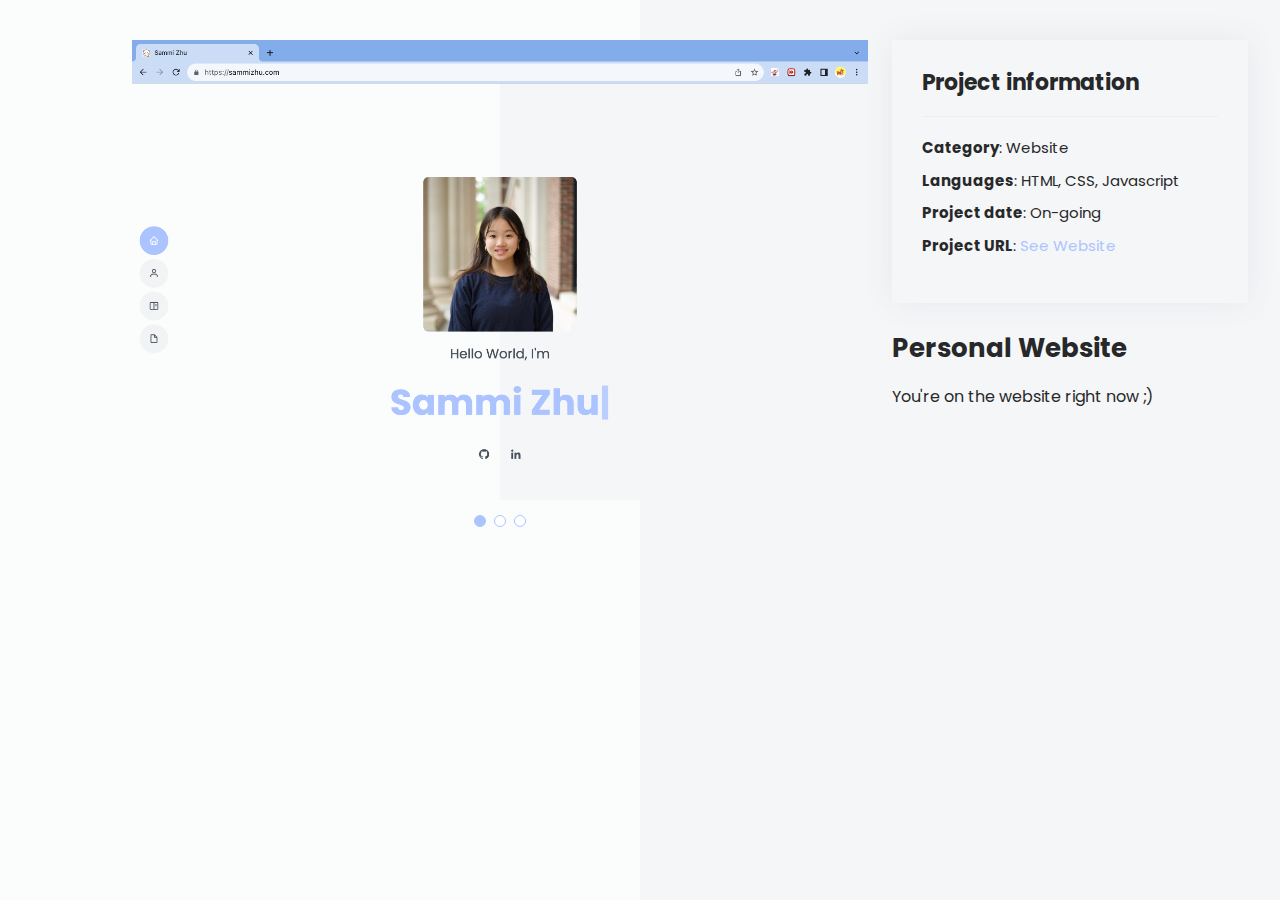
<file: Personal-Website.html>
<!DOCTYPE html>
<html lang="en">

<head>
  <meta charset="utf-8">
  <meta content="width=device-width, initial-scale=1.0" name="viewport">

  <title>Portfolio Details - Personal Website</title>
  <meta content="" name="description">
  <meta content="" name="keywords">

  <!-- Favicons -->
  <link href="assets/img/favicon.png" rel="icon">
  <link href="assets/img/apple-touch-icon.png" rel="apple-touch-icon">

  <!-- Google Fonts -->
  <link href="https://fonts.googleapis.com/css?family=Open+Sans:300,300i,400,400i,600,600i,700,700i|Raleway:300,300i,400,400i,500,500i,600,600i,700,700i|Poppins:300,300i,400,400i,500,500i,600,600i,700,700i" rel="stylesheet">

  <!-- Vendor CSS Files -->
  <link href="assets/vendor/aos/aos.css" rel="stylesheet">
  <link href="assets/vendor/bootstrap/css/bootstrap.min.css" rel="stylesheet">
  <link href="assets/vendor/bootstrap-icons/bootstrap-icons.css" rel="stylesheet">
  <link href="assets/vendor/boxicons/css/boxicons.min.css" rel="stylesheet">
  <link href="assets/vendor/glightbox/css/glightbox.min.css" rel="stylesheet">
  <link href="assets/vendor/swiper/swiper-bundle.min.css" rel="stylesheet">

  <!-- Template Main CSS File -->
  <link href="assets/css/style.css" rel="stylesheet">

  <!-- =======================================================
  * Template Name: MyResume - v4.7.0
  * Template URL: https://bootstrapmade.com/free-html-bootstrap-template-my-resume/
  * Author: BootstrapMade.com
  * License: https://bootstrapmade.com/license/
  ======================================================== -->
</head>

<body>

  <main id="main">

    <!-- ======= Portfolio Details Section ======= -->
    <section id="portfolio-details" class="portfolio-details">
      <div class="container">

        <div class="row gy-4">

          <div class="col-lg-8">
            <div class="portfolio-details-slider swiper">
              <div class="swiper-wrapper align-items-center">

                <div class="swiper-slide">
                  <img src="/assets/img/portfolio/PW1.png" alt="">
                </div>

                <div class="swiper-slide">
                  <img src="/assets/img/portfolio/PW2.png" alt="">
                </div>

                <div class="swiper-slide">
                  <img src="/assets/img/portfolio/PW3.png" alt="">
                </div>

              </div>
              <div class="swiper-pagination"></div>
            </div>
          </div>

          <div class="col-lg-4">
            <div class="portfolio-info">
              <h3>Project information</h3>
              <ul>
                <li><strong>Category</strong>: Website</li>
                <li><strong>Languages</strong>: HTML, CSS, Javascript</li>
                <li><strong>Project date</strong>: On-going</li>
                <li><strong>Project URL</strong>: <a href=https://sammizhu.com/ target="_blank"> See Website</a></li>
              </ul>
            </div>
            <div class="portfolio-description">
              <h2>Personal Website</h2>
              <p>
                You're on the website right now ;)
              </p>
            </div>
          </div>

        </div>

      </div>
    </section><!-- End Portfolio Details Section -->

  </main><!-- End #main -->

  <div id="preloader"></div>
  <a href="#" class="back-to-top d-flex align-items-center justify-content-center"><i class="bi bi-arrow-up-short"></i></a>

  <!-- Vendor JS Files -->
  <script src="assets/vendor/purecounter/purecounter.js"></script>
  <script src="assets/vendor/aos/aos.js"></script>
  <script src="assets/vendor/bootstrap/js/bootstrap.bundle.min.js"></script>
  <script src="assets/vendor/glightbox/js/glightbox.min.js"></script>
  <script src="assets/vendor/isotope-layout/isotope.pkgd.min.js"></script>
  <script src="assets/vendor/swiper/swiper-bundle.min.js"></script>
  <script src="assets/vendor/typed.js/typed.min.js"></script>
  <script src="assets/vendor/waypoints/noframework.waypoints.js"></script>
  <script src="assets/vendor/php-email-form/validate.js"></script>

  <!-- Template Main JS File -->
  <script src="assets/js/main.js"></script>

</body>

</html>
</file>
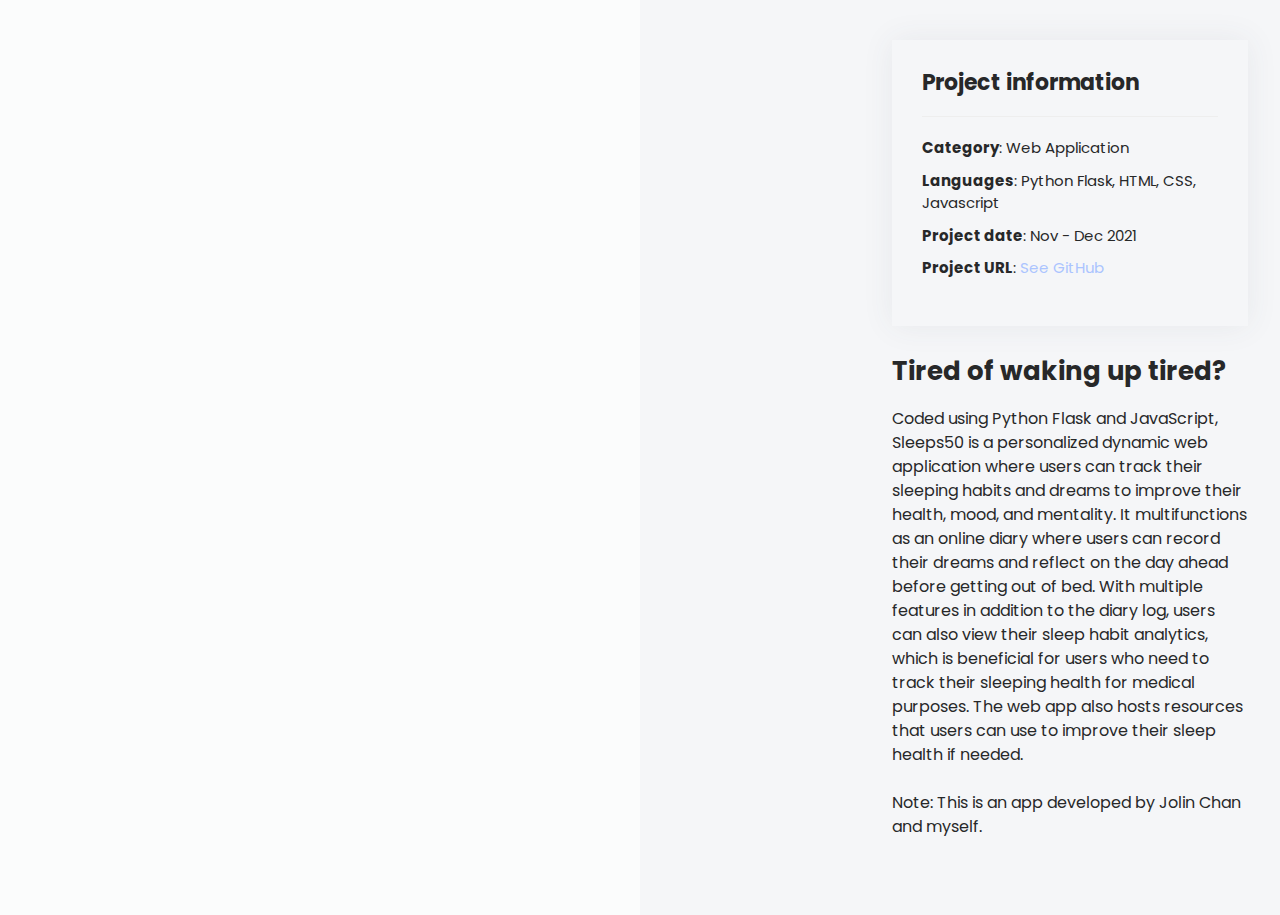
<file: Sleeps50-details.html>
<!DOCTYPE html>
<html lang="en">

<head>
  <meta charset="utf-8">
  <meta content="width=device-width, initial-scale=1.0" name="viewport">

  <title>Portfolio Details - Sleeps50</title>
  <meta content="" name="description">
  <meta content="" name="keywords">

  <!-- Favicons -->
  <link href="assets/img/favicon.png" rel="icon">
  <link href="assets/img/apple-touch-icon.png" rel="apple-touch-icon">

  <!-- Google Fonts -->
  <link href="https://fonts.googleapis.com/css?family=Open+Sans:300,300i,400,400i,600,600i,700,700i|Raleway:300,300i,400,400i,500,500i,600,600i,700,700i|Poppins:300,300i,400,400i,500,500i,600,600i,700,700i" rel="stylesheet">

  <!-- Vendor CSS Files -->
  <link href="assets/vendor/aos/aos.css" rel="stylesheet">
  <link href="assets/vendor/bootstrap/css/bootstrap.min.css" rel="stylesheet">
  <link href="assets/vendor/bootstrap-icons/bootstrap-icons.css" rel="stylesheet">
  <link href="assets/vendor/boxicons/css/boxicons.min.css" rel="stylesheet">
  <link href="assets/vendor/glightbox/css/glightbox.min.css" rel="stylesheet">
  <link href="assets/vendor/swiper/swiper-bundle.min.css" rel="stylesheet">

  <!-- Template Main CSS File -->
  <link href="assets/css/style.css" rel="stylesheet">

  <!-- =======================================================
  * Template Name: MyResume - v4.7.0
  * Template URL: https://bootstrapmade.com/free-html-bootstrap-template-my-resume/
  * Author: BootstrapMade.com
  * License: https://bootstrapmade.com/license/
  ======================================================== -->
</head>

<body>

  <main id="main">

    <!-- ======= Portfolio Details Section ======= -->
    <section id="portfolio-details" class="portfolio-details">
      <div class="container">

        <div class="row gy-4">

          <div class="col-lg-8">
            <iframe width="600" height="500" src="https://www.youtube.com/embed/ePRU-AdPu44" 
            title="YouTube video player" frameborder="0" 
            allow="accelerometer; autoplay; clipboard-write; encrypted-media; gyroscope; picture-in-picture" 
            allowfullscreen></iframe>
          </div>


          <div class="col-lg-4">
            <div class="portfolio-info">
              <h3>Project information</h3>
              <ul>
                <li><strong>Category</strong>: Web Application </li>
                <li><strong>Languages</strong>: Python Flask, HTML, CSS, Javascript</li>
                <li><strong>Project date</strong>: Nov - Dec 2021</li>
                <li><strong>Project URL</strong>: <a href=https://github.com/sammizhu/Sleeps50 target="_blank"> See GitHub</a></li>
              </ul>
            </div>
            <div class="portfolio-description">
              <h2>Tired of waking up tired?</h2>
              <p>
                Coded using Python Flask and JavaScript, Sleeps50 is a personalized dynamic web application where users
                can track their sleeping habits and dreams to improve their health, mood, and mentality. It
                multifunctions as an online diary where users can record their dreams and reflect on the day 
                ahead before getting out of bed. With multiple features in addition to the diary log, users 
                can also view their sleep habit analytics, which is beneficial for users who need to track 
                their sleeping health for medical purposes. The web app also hosts resources that users can
                use to improve their sleep health if needed. 
                <br>
                <br>
                Note: This is an app developed by Jolin Chan and myself.
              </p>
            </div>
          </div>

        </div>

      </div>
    </section><!-- End Portfolio Details Section -->

  </main><!-- End #main -->

  <div id="preloader"></div>
  <a href="#" class="back-to-top d-flex align-items-center justify-content-center"><i class="bi bi-arrow-up-short"></i></a>

  <!-- Vendor JS Files -->
  <script src="assets/vendor/purecounter/purecounter.js"></script>
  <script src="assets/vendor/aos/aos.js"></script>
  <script src="assets/vendor/bootstrap/js/bootstrap.bundle.min.js"></script>
  <script src="assets/vendor/glightbox/js/glightbox.min.js"></script>
  <script src="assets/vendor/isotope-layout/isotope.pkgd.min.js"></script>
  <script src="assets/vendor/swiper/swiper-bundle.min.js"></script>
  <script src="assets/vendor/typed.js/typed.min.js"></script>
  <script src="assets/vendor/waypoints/noframework.waypoints.js"></script>
  <script src="assets/vendor/php-email-form/validate.js"></script>

  <!-- Template Main JS File -->
  <script src="assets/js/main.js"></script>

</body>

</html>
</file>
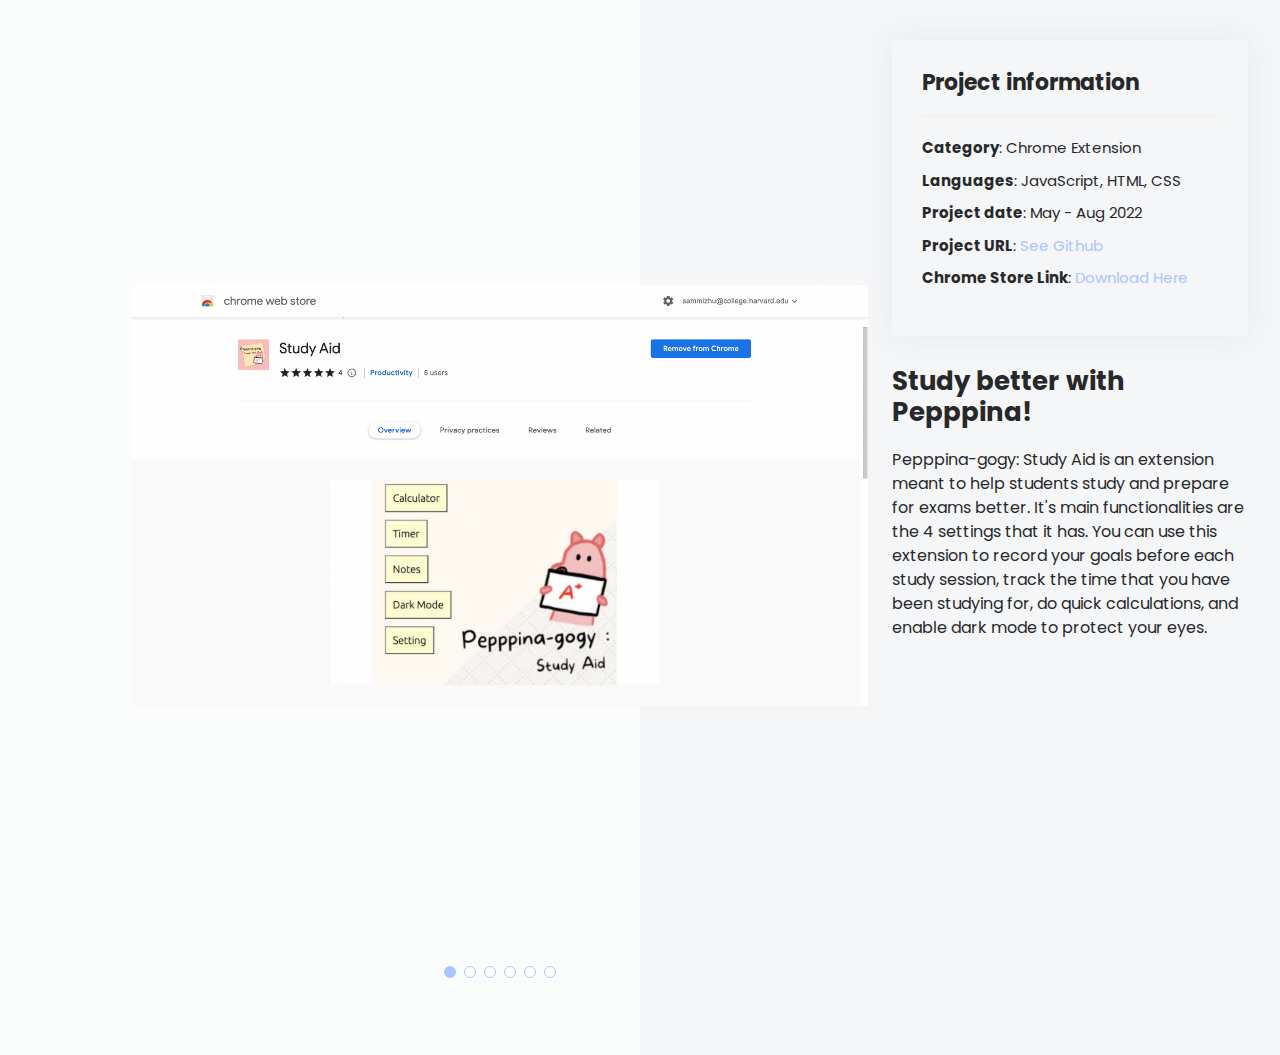
<file: Study_Aid-details.html>
<!DOCTYPE html>
<html lang="en">

<head>
  <meta charset="utf-8">
  <meta content="width=device-width, initial-scale=1.0" name="viewport">

  <title>Portfolio Details - Study Aid</title>
  <meta content="" name="description">
  <meta content="" name="keywords">

  <!-- Favicons -->
  <link href="assets/img/favicon.png" rel="icon">
  <link href="assets/img/apple-touch-icon.png" rel="apple-touch-icon">

  <!-- Google Fonts -->
  <link href="https://fonts.googleapis.com/css?family=Open+Sans:300,300i,400,400i,600,600i,700,700i|Raleway:300,300i,400,400i,500,500i,600,600i,700,700i|Poppins:300,300i,400,400i,500,500i,600,600i,700,700i" rel="stylesheet">

  <!-- Vendor CSS Files -->
  <link href="assets/vendor/aos/aos.css" rel="stylesheet">
  <link href="assets/vendor/bootstrap/css/bootstrap.min.css" rel="stylesheet">
  <link href="assets/vendor/bootstrap-icons/bootstrap-icons.css" rel="stylesheet">
  <link href="assets/vendor/boxicons/css/boxicons.min.css" rel="stylesheet">
  <link href="assets/vendor/glightbox/css/glightbox.min.css" rel="stylesheet">
  <link href="assets/vendor/swiper/swiper-bundle.min.css" rel="stylesheet">

  <!-- Template Main CSS File -->
  <link href="assets/css/style.css" rel="stylesheet">

  <!-- =======================================================
  * Template Name: MyResume - v4.7.0
  * Template URL: https://bootstrapmade.com/free-html-bootstrap-template-my-resume/
  * Author: BootstrapMade.com
  * License: https://bootstrapmade.com/license/
  ======================================================== -->
</head>

<body>

  <main id="main">

    <!-- ======= Portfolio Details Section ======= -->
    <section id="portfolio-details" class="portfolio-details">
      <div class="container">

        <div class="row gy-4">

          <div class="col-lg-8">
            <div class="portfolio-details-slider swiper">
              <div class="swiper-wrapper align-items-center">

                <div class="swiper-slide">
                  <img src="/assets/img/portfolio/Study_Aid1.png" alt="">
                </div>

                <div class="swiper-slide">
                  <img src="/assets/img/portfolio/Study_Aid2.png" alt="">
                </div>

                <div class="swiper-slide">
                  <img src="/assets/img/portfolio/Study_Aid3.png" alt="">
                </div>

                <div class="swiper-slide">
                  <img src="/assets/img/portfolio/Study_Aid4.png" alt="">
                </div>

                <div class="swiper-slide">
                  <img src="/assets/img/portfolio/Study_Aid5.png" alt="">
                </div>

                <div class="swiper-slide">
                  <img src="/assets/img/portfolio/Study_Aid6.png" alt="">
                </div>

              </div>
              <div class="swiper-pagination"></div>
            </div>
          </div>

          <div class="col-lg-4">
            <div class="portfolio-info">
              <h3>Project information</h3>
              <ul>
                <li><strong>Category</strong>: Chrome Extension </li>
                <li><strong>Languages</strong>: JavaScript, HTML, CSS</li>
                <li><strong>Project date</strong>: May - Aug 2022</li>
                <li><strong>Project URL</strong>: <a href=https://github.com/sammizhu/Chrome-Extension target="_blank">See Github </a></li>
                <li><strong>Chrome Store Link</strong>: <a href=https://chrome.google.com/webstore/detail/study-aid/knhfbolnlplfpiohobmeckgcddpfinck target="_blank">Download Here</a></li>
                
              </ul>
            </div>
            <div class="portfolio-description">
              <h2>Study better with Pepppina!</h2>
              <p>
                Pepppina-gogy: Study Aid is an extension meant to help students study and prepare 
                for exams better. It's main functionalities are the 4 settings that it has. You 
                can use this extension to record your goals before each study session, track the 
                time that you have been studying for, do quick calculations, and enable dark mode 
                to protect your eyes.

                
              </p>
            </div>
          </div>

        </div>

      </div>
    </section><!-- End Portfolio Details Section -->

  </main><!-- End #main -->

  <div id="preloader"></div>
  <a href="#" class="back-to-top d-flex align-items-center justify-content-center"><i class="bi bi-arrow-up-short"></i></a>

  <!-- Vendor JS Files -->
  <script src="assets/vendor/purecounter/purecounter.js"></script>
  <script src="assets/vendor/aos/aos.js"></script>
  <script src="assets/vendor/bootstrap/js/bootstrap.bundle.min.js"></script>
  <script src="assets/vendor/glightbox/js/glightbox.min.js"></script>
  <script src="assets/vendor/isotope-layout/isotope.pkgd.min.js"></script>
  <script src="assets/vendor/swiper/swiper-bundle.min.js"></script>
  <script src="assets/vendor/typed.js/typed.min.js"></script>
  <script src="assets/vendor/waypoints/noframework.waypoints.js"></script>
  <script src="assets/vendor/php-email-form/validate.js"></script>

  <!-- Template Main JS File -->
  <script src="assets/js/main.js"></script>

</body>

</html>
</file>
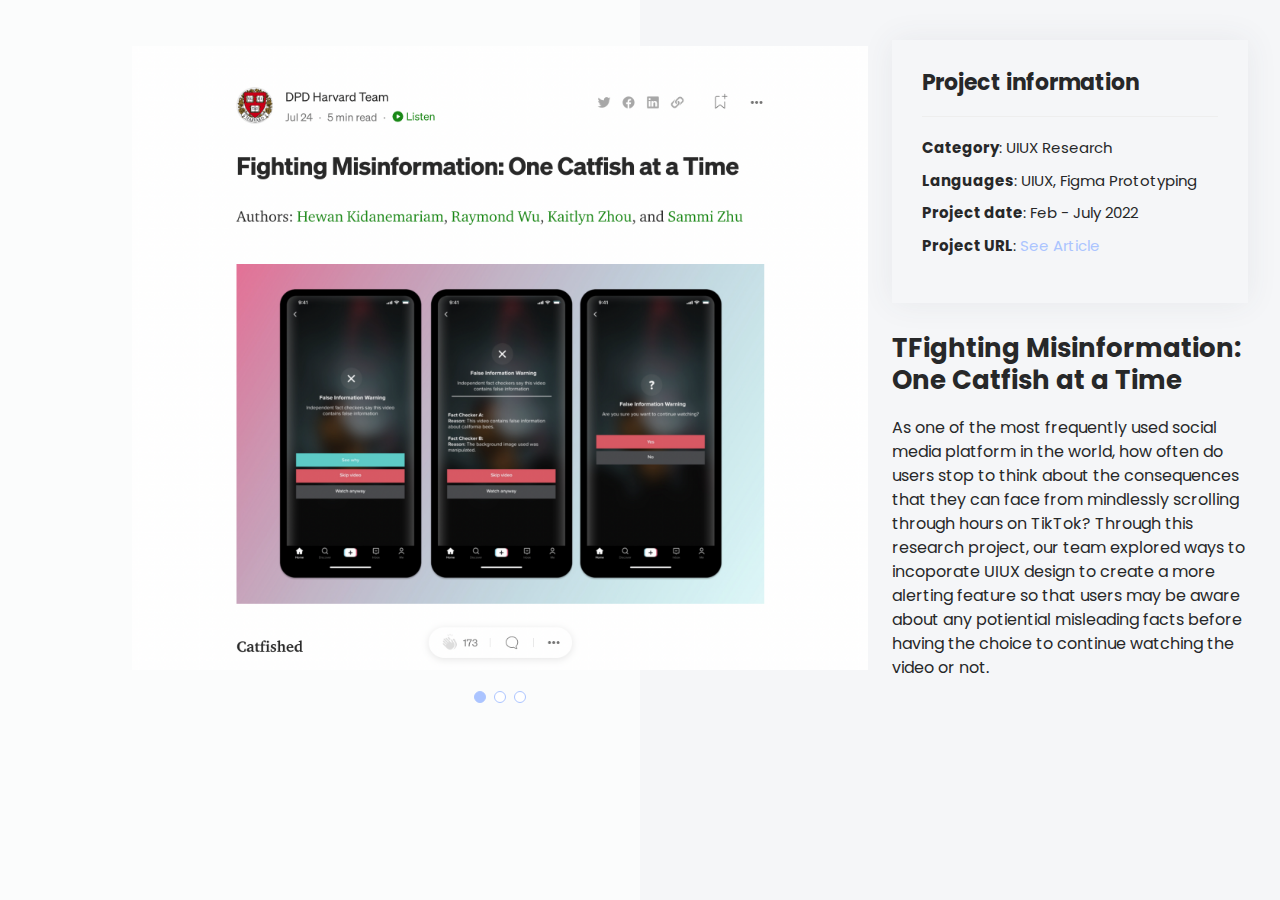
<file: TikTok_Research-details.html>
<!DOCTYPE html>
<html lang="en">

<head>
  <meta charset="utf-8">
  <meta content="width=device-width, initial-scale=1.0" name="viewport">

  <title>Portfolio Details - TikTok Research</title>
  <meta content="" name="description">
  <meta content="" name="keywords">

  <!-- Favicons -->
  <link href="assets/img/favicon.png" rel="icon">
  <link href="assets/img/apple-touch-icon.png" rel="apple-touch-icon">

  <!-- Google Fonts -->
  <link href="https://fonts.googleapis.com/css?family=Open+Sans:300,300i,400,400i,600,600i,700,700i|Raleway:300,300i,400,400i,500,500i,600,600i,700,700i|Poppins:300,300i,400,400i,500,500i,600,600i,700,700i" rel="stylesheet">

  <!-- Vendor CSS Files -->
  <link href="assets/vendor/aos/aos.css" rel="stylesheet">
  <link href="assets/vendor/bootstrap/css/bootstrap.min.css" rel="stylesheet">
  <link href="assets/vendor/bootstrap-icons/bootstrap-icons.css" rel="stylesheet">
  <link href="assets/vendor/boxicons/css/boxicons.min.css" rel="stylesheet">
  <link href="assets/vendor/glightbox/css/glightbox.min.css" rel="stylesheet">
  <link href="assets/vendor/swiper/swiper-bundle.min.css" rel="stylesheet">

  <!-- Template Main CSS File -->
  <link href="assets/css/style.css" rel="stylesheet">

  <!-- =======================================================
  * Template Name: MyResume - v4.7.0
  * Template URL: https://bootstrapmade.com/free-html-bootstrap-template-my-resume/
  * Author: BootstrapMade.com
  * License: https://bootstrapmade.com/license/
  ======================================================== -->
</head>

<body>

  <main id="main">

    <!-- ======= Portfolio Details Section ======= -->
    <section id="portfolio-details" class="portfolio-details">
      <div class="container">

        <div class="row gy-4">

          <div class="col-lg-8">
            <div class="portfolio-details-slider swiper">
              <div class="swiper-wrapper align-items-center">

                <div class="swiper-slide">
                  <img src="/assets/img/portfolio/Medium1.png" alt="">
                </div>

                <div class="swiper-slide">
                  <img src="/assets/img/portfolio/Medium2.png" alt="">
                </div>

                <div class="swiper-slide">
                  <img src="/assets/img/portfolio/Medium3.png" alt="">
                </div>

              </div>
              <div class="swiper-pagination"></div>
            </div>
          </div>

          <div class="col-lg-4">
            <div class="portfolio-info">
              <h3>Project information</h3>
              <ul>
                <li><strong>Category</strong>: UIUX Research</li>
                <li><strong>Languages</strong>: UIUX, Figma Prototyping</li>
                <li><strong>Project date</strong>: Feb - July 2022</li>
                <li><strong>Project URL</strong>: <a href=https://medium.com/@DPDHarvard/fighting-misinformation-one-catfish-at-a-time-ab90d78f3ba2 target="_blank"> See Article</a></li>
              </ul>
            </div>
            <div class="portfolio-description">
              <h2>TFighting Misinformation: One Catfish at a Time</h2>
              <p>
                As one of the most frequently used social media platform in the world, how often do users stop to
                think about the consequences that they can face from mindlessly scrolling through hours on TikTok? 
                Through this research project, our team explored ways to incoporate UIUX design to create a more 
                alerting feature so that users may be aware about any potiential misleading facts before having the
                choice to continue watching the video or not. 
              </p>
            </div>
          </div>

        </div>

      </div>
    </section><!-- End Portfolio Details Section -->

  </main><!-- End #main -->

  <div id="preloader"></div>
  <a href="#" class="back-to-top d-flex align-items-center justify-content-center"><i class="bi bi-arrow-up-short"></i></a>

  <!-- Vendor JS Files -->
  <script src="assets/vendor/purecounter/purecounter.js"></script>
  <script src="assets/vendor/aos/aos.js"></script>
  <script src="assets/vendor/bootstrap/js/bootstrap.bundle.min.js"></script>
  <script src="assets/vendor/glightbox/js/glightbox.min.js"></script>
  <script src="assets/vendor/isotope-layout/isotope.pkgd.min.js"></script>
  <script src="assets/vendor/swiper/swiper-bundle.min.js"></script>
  <script src="assets/vendor/typed.js/typed.min.js"></script>
  <script src="assets/vendor/waypoints/noframework.waypoints.js"></script>
  <script src="assets/vendor/php-email-form/validate.js"></script>

  <!-- Template Main JS File -->
  <script src="assets/js/main.js"></script>

</body>

</html>
</file>
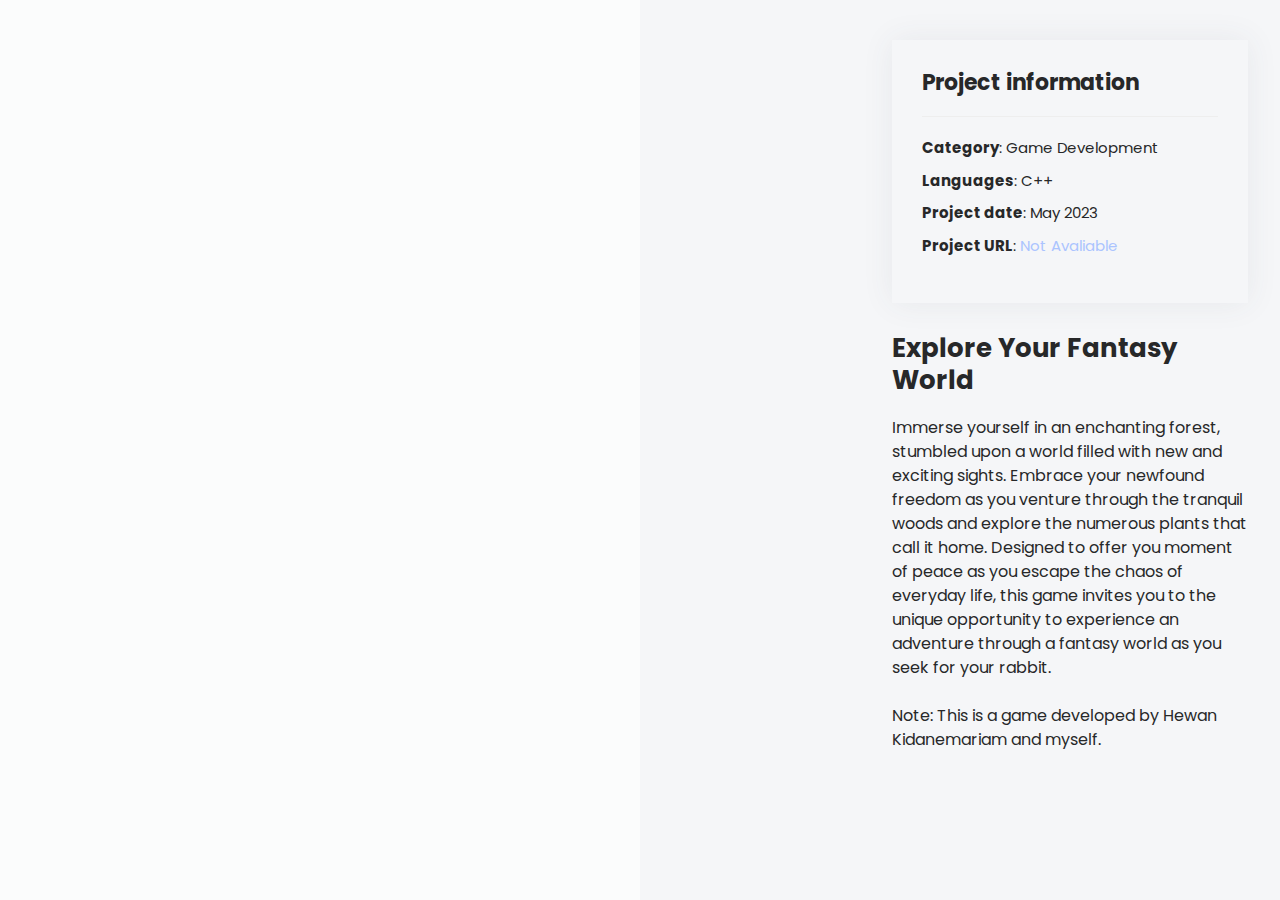
<file: Unity.html>
<!DOCTYPE html>
<html lang="en">

<head>
  <meta charset="utf-8">
  <meta content="width=device-width, initial-scale=1.0" name="viewport">

  <title>Unity Adventure Style Game</title>
  <meta content="" name="description">
  <meta content="" name="keywords">

  <!-- Favicons -->
  <link href="assets/img/favicon.png" rel="icon">
  <link href="assets/img/apple-touch-icon.png" rel="apple-touch-icon">

  <!-- Google Fonts -->
  <link href="https://fonts.googleapis.com/css?family=Open+Sans:300,300i,400,400i,600,600i,700,700i|Raleway:300,300i,400,400i,500,500i,600,600i,700,700i|Poppins:300,300i,400,400i,500,500i,600,600i,700,700i" rel="stylesheet">

  <!-- Vendor CSS Files -->
  <link href="assets/vendor/aos/aos.css" rel="stylesheet">
  <link href="assets/vendor/bootstrap/css/bootstrap.min.css" rel="stylesheet">
  <link href="assets/vendor/bootstrap-icons/bootstrap-icons.css" rel="stylesheet">
  <link href="assets/vendor/boxicons/css/boxicons.min.css" rel="stylesheet">
  <link href="assets/vendor/glightbox/css/glightbox.min.css" rel="stylesheet">
  <link href="assets/vendor/swiper/swiper-bundle.min.css" rel="stylesheet">

  <!-- Template Main CSS File -->
  <link href="assets/css/style.css" rel="stylesheet">

  <!-- =======================================================
  * Template Name: MyResume - v4.7.0
  * Template URL: https://bootstrapmade.com/free-html-bootstrap-template-my-resume/
  * Author: BootstrapMade.com
  * License: https://bootstrapmade.com/license/
  ======================================================== -->
</head>

<body>

  <main id="main">

    <!-- ======= Portfolio Details Section ======= -->
    <section id="portfolio-details" class="portfolio-details">
      <div class="container">

        <div class="row gy-4">

            <div class="col-lg-8">
                <iframe width="600" height="500" src="https://www.youtube.com/embed/NFCjg_zSOs0" 
                title="YouTube video player" frameborder="0" 
                allow="accelerometer; autoplay; clipboard-write; encrypted-media; gyroscope; picture-in-picture" 
                allowfullscreen></iframe>
              </div>

          <div class="col-lg-4">
            <div class="portfolio-info">
              <h3>Project information</h3>
              <ul>
                <li><strong>Category</strong>: Game Development</li>
                <li><strong>Languages</strong>: C++</li>
                <li><strong>Project date</strong>: May 2023</li>
                <li><strong>Project URL</strong>: <a href="" target="_blank"> Not Avaliable</a></li>
              </ul>
            </div>
            <div class="portfolio-description">
              <h2>Explore Your Fantasy World</h2>
              <p>
                Immerse yourself in an enchanting forest, stumbled upon a world filled with new
                and exciting sights. Embrace your newfound freedom as you venture through
                the tranquil woods and explore the numerous plants that call it home. Designed
                to offer you moment of peace as you escape the chaos of everyday life, this game
                invites you to the unique opportunity to experience an adventure through a
                fantasy world as you seek for your rabbit.
                <br>
                <br>
                Note: This is a game developed by Hewan Kidanemariam and myself.
              </p>
            </div>
          </div>

        </div>

      </div>
    </section><!-- End Portfolio Details Section -->

  </main><!-- End #main -->

  <div id="preloader"></div>
  <a href="#" class="back-to-top d-flex align-items-center justify-content-center"><i class="bi bi-arrow-up-short"></i></a>

  <!-- Vendor JS Files -->
  <script src="assets/vendor/purecounter/purecounter.js"></script>
  <script src="assets/vendor/aos/aos.js"></script>
  <script src="assets/vendor/bootstrap/js/bootstrap.bundle.min.js"></script>
  <script src="assets/vendor/glightbox/js/glightbox.min.js"></script>
  <script src="assets/vendor/isotope-layout/isotope.pkgd.min.js"></script>
  <script src="assets/vendor/swiper/swiper-bundle.min.js"></script>
  <script src="assets/vendor/typed.js/typed.min.js"></script>
  <script src="assets/vendor/waypoints/noframework.waypoints.js"></script>
  <script src="assets/vendor/php-email-form/validate.js"></script>

  <!-- Template Main JS File -->
  <script src="assets/js/main.js"></script>

</body>

</html>
</file>
<file: assets/css/style.css>
/**
* Template Name: MyResume - v4.7.0
* Template URL: https://bootstrapmade.com/free-html-bootstrap-template-my-resume/
* Author: BootstrapMade.com
* License: https://bootstrapmade.com/license/
*/

/*--------------------------------------------------------------
# General
--------------------------------------------------------------*/
body {
  font-family: "Poppins", sans-serif;
  color: #272829;
  width: 100%;
  height: 100vh;
  background: linear-gradient(
    to right,
    #fbfcfc 0%,
    #fbfcfc 50%,
    #f5f6f8 50%,
    #f5f6f8 100%
  );
}

a {
  color: #ABC4FF;
  text-decoration: none;
}

a:hover {
  color: #067ded;
  text-decoration: none;
}

h1, h2, h3, h4, h6 {
  font-family: "Poppins", sans-serif;
}

h5 {
  font-family: 'Poppins', sans-serif;
  font-size: 12px;
  word-wrap: break-word;
}

@media (min-width:320px) {
  #main{
    margin-left: 3em;
  }
}

/*--------------------------------------------------------------
# Back to top button
--------------------------------------------------------------*/
.back-to-top {
  position: fixed;
  visibility: hidden;
  opacity: 0;
  right: 15px;
  bottom: 15px;
  z-index: 996;
  background: #ABC4FF;
  width: 40px;
  height: 40px;
  border-radius: 50px;
  transition: all 0.4s;
}
.back-to-top i {
  font-size: 28px;
  color: white;
  line-height: 0;
}
.back-to-top:hover {
  background: orange;
  color: white;
}
.back-to-top.active {
  visibility: visible;
  opacity: 1;
}

/*--------------------------------------------------------------
# Preloader
--------------------------------------------------------------*/
#preloader {
  position: fixed;
  top: 0;
  left: 0;
  right: 0;
  bottom: 0;
  z-index: 9999;
  overflow: hidden;
  background: white;
}

#preloader:before {
  content: "";
  position: fixed;
  top: calc(50% - 30px);
  left: calc(50% - 30px);
  border: 6px solid #ABC4FF;
  border-top-color: white;
  border-bottom-color: white;
  border-radius: 50%;
  width: 60px;
  height: 60px;
  -webkit-animation: animate-preloader 1s linear infinite;
  animation: animate-preloader 1s linear infinite;
}

@-webkit-keyframes animate-preloader {
  0% {
    transform: rotate(0deg);
  }
  100% {
    transform: rotate(360deg);
  }
}

@keyframes animate-preloader {
  0% {
    transform: rotate(0deg);
  }
  100% {
    transform: rotate(360deg);
  }
}
/*--------------------------------------------------------------
# Disable aos animation delay on mobile devices
--------------------------------------------------------------*/
@media screen and (max-width: 768px) {
  [data-aos-delay] {
    transition-delay: 0 !important;
  }
}
/*--------------------------------------------------------------
# Header
--------------------------------------------------------------*/
#header {
  position: fixed;
  top: 0;
  left: 0;
  bottom: 0;
  z-index: 9997;
  transition: all 0.5s;
  padding: 15px;
  overflow-y: auto;
}
@media (max-width: 992px) {
  #header {
    width: 300px;
    background: white;
    border-right: 1px solid #e6e9ec;
    left: -300px;
  }
}

@media (min-width: 992px) {
  #main {
    margin-left: 100px;
  }
}

/*--------------------------------------------------------------
# Navigation Menu
--------------------------------------------------------------*/
/**
* Desktop Navigation 
*/
.nav-menu {
  padding: 0;
  display: block;
}
.nav-menu * {
  margin: 0;
  padding: 0;
  list-style: none;
}
.nav-menu > ul > li {
  position: relative;
  white-space: nowrap;
}
.nav-menu a, .nav-menu a:focus {
  display: flex;
  align-items: center;
  color: #45505b;
  padding: 10px 18px;
  margin-bottom: 8px;
  transition: 0.3s;
  font-size: 15px;
  border-radius: 50px;
  background: #f2f3f5;
  height: 56px;
  width: 100%;
  overflow: hidden;
  transition: 0.3s;
}
.nav-menu a i, .nav-menu a:focus i {
  font-size: 20px;
}
.nav-menu a span, .nav-menu a:focus span {
  padding: 0 5px 0 7px;
  color: #45505b;
}
@media (min-width: 992px) {
  .nav-menu a, .nav-menu a:focus {
    width: 56px;
  }
  .nav-menu a span, .nav-menu a:focus span {
    display: none;
    color: white;
  }
}
.nav-menu a:hover, .nav-menu .active, .nav-menu .active:focus, .nav-menu li:hover > a {
  color: white;
  background: #ABC4FF;
}
.nav-menu a:hover span, .nav-menu .active span, .nav-menu .active:focus span, .nav-menu li:hover > a span {
  color: white;
}
.nav-menu a:hover, .nav-menu li:hover > a {
  width: 100%;
  color: white;
}
.nav-menu a:hover span, .nav-menu li:hover > a span {
  display: block;
}

/**
* Mobile Navigation 
*/
.mobile-nav-toggle {
  position: fixed;
  right: 10px;
  top: 10px;
  z-index: 9998;
  border: 0;
  background: none;
  font-size: 28px;
  transition: all 0.4s;
  outline: none !important;
  line-height: 0;
  cursor: pointer;
  border-radius: 50px;
  padding: 5px;
}
.mobile-nav-toggle i {
  color: #45505b;
}

.mobile-nav-active {
  overflow: hidden;
}
.mobile-nav-active #header {
  left: 0;
}
.mobile-nav-active .mobile-nav-toggle {
  color: white;
  background-color: #ABC4FF;
}

/*--------------------------------------------------------------
# Hero Section
--------------------------------------------------------------*/

#hero .social-links {
  margin-top: 30px;
  text-align: center;
}

#hero .social-links a {
  font-size: 24px;
  display: inline-block;
  color: #45505b;
  line-height: 1;
  margin-right: 17px;
  margin-left: 17px;
  transition: 0.3s;
}

#hero .social-links a:hover {
  color: #ABC4FF;
}

section.hero::before {
  content: '';
  position: absolute;
  top: 0;
  right: 0;
  bottom: 0;
  left: 0;
  background: #000;
  opacity: 0.4;
}

section.hero-home::before {
  content: '';
  display: block;
  background: #f5f6f8;
  width: 50%;
  height: calc(100% + 12rem);
  position: absolute;
  top: 0;
  right: 0;
}

section.hero-home::after {
  content: '';
  display: block;
  width: 160px;
  height: 160px;
  background: url(../img/pattern.svg);
  background-size: 10rem;
  position: absolute;
  top: 0;
  left: 0;
  opacity: 0.5;
}

section.hero-home > .container {
  position: relative;
}

section.hero-home > .container::before {
  content: '';
  display: block;
  width: 120px;
  height: 120px;
  background: url(../img/triangle.svg) no-repeat;
  background-size: 100%;
  position: absolute;
  top: 6rem;
  right: 0;
  opacity: 0.03;
  z-index: 1;
}

section.hero-home > .container::after {
  content: '';
  display: block;
  width: 60px;
  height: 60px;
  background: url(../img/circle.svg) no-repeat;
  background-size: 100%;
  position: absolute;
  left: 0;
  bottom: 1rem;
  opacity: 0.03;
  z-index: -1;
}

.center {
  display: block;
  margin-left: auto;
  margin-right: auto;
  width: 50%;
}
/*--------------------------------------------------------------
# Sections General
--------------------------------------------------------------*/
section {
  padding: 60px 0;
  overflow: hidden;
}

.section-title {
  text-align: center;
  padding-bottom: 30px;
}
.section-title h2 {
  font-size: 32px;
  font-weight: bold;
  text-transform: uppercase;
  margin-bottom: 20px;
  padding-bottom: 20px;
  position: relative;
  color: #45505b;
}
.section-title h2::before {
  content: "";
  position: absolute;
  display: block;
  width: 120px;
  height: 1px;
  background: #ddd;
  bottom: 1px;
  left: calc(50% - 60px);
}
.section-title h2::after {
  content: "";
  position: absolute;
  display: block;
  width: 40px;
  height: 3px;
  background: #ABC4FF;
  bottom: 0;
  left: calc(50% - 20px);
}
.section-title p {
  margin-bottom: 0;
}

/*--------------------------------------------------------------
# About
--------------------------------------------------------------*/
.about {
  margin-right: 100px;
  margin-left: 50px;
}
.about .content h3 {
  font-weight: 700;
  font-size: 26px;
  color: #728394;
}
.about .content h4 {
  font-weight: 350;
  font-size: 18px;
  color: black;
}
.about .content p:last-child {
  margin-bottom: 0;
}

/*--------------------------------------------------------------
# Facts
--------------------------------------------------------------*/
.facts {
  margin-right: 100px;
  margin-left: 50px;
}
.facts .count-box {
  padding: 30px 30px 25px 30px;
  margin-top: 30px;
  width: 100%;
  position: relative;
  text-align: center;
  background: white;
}
.facts .count-box i {
  position: absolute;
  top: -25px;
  left: 50%;
  transform: translateX(-50%);
  font-size: 24px;
  background: #ABC4FF;
  color: white;
  border-radius: 50px;
  display: inline-flex;
  align-items: center;
  justify-content: center;
  width: 48px;
  height: 48px;
}
.facts .count-box span {
  font-size: 36px;
  display: block;
  font-weight: 600;
  color: #011426;
}
.facts .count-box p {
  padding: 0;
  margin: 0;
  font-family: "Poppins", sans-serif;
  font-size: 14px;
}

/*--------------------------------------------------------------
# Skills
--------------------------------------------------------------*/
.skills {
  margin-right: 100px;
  margin-left: 50px;
}
.skills .progress {
  height: 60px;
  display: block;
  background: none;
  border-radius: 0;
}
.skills .progress .skill {
  padding: 10px 0;
  margin: 0;
  text-transform: uppercase;
  display: block;
  font-weight: 600;
  font-family: "Poppins", sans-serif;
  color: #45505b;
}
.skills .progress .skill .val {
  float: right;
  font-style: normal;
}
.skills .progress-bar-wrap {
  background: #f2f3f5;
}
.skills .progress-bar {
  width: 1px;
  height: 10px;
  transition: 0.9s;
  background-color: #ABC4FF;
}

/*--------------------------------------------------------------
# Resume
--------------------------------------------------------------*/
.resume {
  margin-right: 100px;
  margin-left: 50px;
}
.resume .p {
  text-align: center;
}
.resume .resume-title {
  font-size: 26px;
  font-weight: 700;
  margin-top: 20px;
  margin-bottom: 20px;
  color: #45505b;
}
.resume .resume-item {
  padding: 0 0 20px 20px;
  margin-top: -2px;
  border-left: 2px solid #ABC4FF;
  position: relative;
}
.resume .resume-item h4 {
  line-height: 18px;
  font-size: 18px;
  font-weight: 600;
  text-transform: uppercase;
  font-family: "Poppins", sans-serif;
  color: #ABC4FF;
  margin-bottom: 10px;
}
.resume .resume-item h6 {
  font-size: 16px;
  background: #f7f8f9;
  padding: 5px 15px;
  display: inline-block;
  font-weight: 600;
  margin-bottom: 10px;
}
.resume .resume-item ul {
  padding-left: 20px;
}
.resume .resume-item ul li {
  padding-bottom: 10px;
}
.resume .resume-item:last-child {
  padding-bottom: 0;
}
.resume .resume-item::before {
  content: "";
  position: absolute;
  width: 16px;
  height: 16px;
  border-radius: 50px;
  left: -9px;
  top: 0;
  background: white;
  border: 2px solid #ABC4FF;
}

/*--------------------------------------------------------------
# Portfolio
--------------------------------------------------------------*/
.portfolio {
  margin-right: 100px;
  margin-left: 50px;
}
.portfolio .portfolio-item {
  margin-bottom: 30px;
}
.portfolio #portfolio-flters {
  padding: 0;
  margin: 0 auto 25px auto;
  list-style: none;
  text-align: center;
  background: white;
  border-radius: 50px;
  padding: 2px 15px;
}
.portfolio #portfolio-flters li {
  cursor: pointer;
  display: inline-block;
  padding: 10px 15px;
  font-size: 14px;
  font-weight: 600;
  line-height: 1;
  text-transform: uppercase;
  color: #272829;
  margin-bottom: 5px;
  transition: all 0.3s ease-in-out;
}
.portfolio #portfolio-flters li:hover, .portfolio #portfolio-flters li.filter-active {
  color: #ABC4FF;
}
.portfolio #portfolio-flters li:last-child {
  margin-right: 0;
}
.portfolio .portfolio-wrap {
  transition: 0.3s;
  position: relative;
  overflow: hidden;
  z-index: 1;
  background: rgba(69, 80, 91, 0.8);
}
.portfolio .portfolio-wrap::before {
  content: "";
  background: rgba(255, 255, 255, 0.7);
  position: absolute;
  left: 30px;
  right: 30px;
  top: 30px;
  bottom: 30px;
  transition: all ease-in-out 0.3s;
  z-index: 2;
  opacity: 0;
}
.portfolio .portfolio-wrap .portfolio-info {
  opacity: 0;
  position: absolute;
  top: 0;
  left: 0;
  right: 0;
  bottom: 0;
  text-align: center;
  z-index: 3;
  transition: all ease-in-out 0.3s;
  display: flex;
  flex-direction: column;
  justify-content: center;
  align-items: center;
}
.portfolio .portfolio-wrap .portfolio-info::before {
  display: block;
  content: "";
  width: 48px;
  height: 48px;
  position: absolute;
  top: 35px;
  left: 35px;
  border-top: 3px solid #d7dce1;
  border-left: 3px solid #d7dce1;
  transition: all 0.5s ease 0s;
  z-index: 9994;
}
.portfolio .portfolio-wrap .portfolio-info::after {
  display: block;
  content: "";
  width: 48px;
  height: 48px;
  position: absolute;
  bottom: 35px;
  right: 35px;
  border-bottom: 3px solid #d7dce1;
  border-right: 3px solid #d7dce1;
  transition: all 0.5s ease 0s;
  z-index: 9994;
}
.portfolio .portfolio-wrap .portfolio-info h4 {
  font-size: 20px;
  color: #45505b;
  font-weight: 600;
}
.portfolio .portfolio-wrap .portfolio-info p {
  color: #45505b;
  font-size: 14px;
  text-transform: uppercase;
  padding: 0;
  margin: 0;
}
.portfolio .portfolio-wrap .portfolio-links {
  text-align: center;
  z-index: 4;
}
.portfolio .portfolio-wrap .portfolio-links a {
  color: #45505b;
  margin: 0 2px;
  font-size: 28px;
  display: inline-block;
  transition: 0.3s;
}
.portfolio .portfolio-wrap .portfolio-links a:hover {
  color: #148af9;
}
.portfolio .portfolio-wrap:hover::before {
  top: 0;
  left: 0;
  right: 0;
  bottom: 0;
  opacity: 1;
}
.portfolio .portfolio-wrap:hover .portfolio-info {
  opacity: 1;
}
.portfolio .portfolio-wrap:hover .portfolio-info::before {
  top: 15px;
  left: 15px;
}
.portfolio .portfolio-wrap:hover .portfolio-info::after {
  bottom: 15px;
  right: 15px;
}

/*--------------------------------------------------------------
# Portfolio Details
--------------------------------------------------------------*/
.portfolio-details {
  padding-top: 40px;
}
.portfolio-details .portfolio-details-slider img {
  width: 100%;
}
.portfolio-details .portfolio-details-slider .swiper-pagination {
  margin-top: 20px;
  position: relative;
}
.portfolio-details .portfolio-details-slider .swiper-pagination .swiper-pagination-bullet {
  width: 12px;
  height: 12px;
  background-color: white;
  opacity: 1;
  border: 1px solid #ABC4FF;
}
.portfolio-details .portfolio-details-slider .swiper-pagination .swiper-pagination-bullet-active {
  background-color: #ABC4FF;
}
.portfolio-details .portfolio-info {
  padding: 30px;
  box-shadow: 0px 0 30px rgba(69, 80, 91, 0.08);
}
.portfolio-details .portfolio-info h3 {
  font-size: 22px;
  font-weight: 700;
  margin-bottom: 20px;
  padding-bottom: 20px;
  border-bottom: 1px solid #eee;
}
.portfolio-details .portfolio-info ul {
  list-style: none;
  padding: 0;
  font-size: 15px;
}
.portfolio-details .portfolio-info ul li + li {
  margin-top: 10px;
}
.portfolio-details .portfolio-description {
  padding-top: 30px;
}
.portfolio-details .portfolio-description h2 {
  font-size: 26px;
  font-weight: 700;
  margin-bottom: 20px;
}
.portfolio-details .portfolio-description p {
  padding: 0;
}

/*--------------------------------------------------------------
# Footer
--------------------------------------------------------------*/
#footer {
  width: 100%;
  height: 40vh;
  /* background: url("../img/footer.png") top right no-repeat; */
  background-size: cover;
  position: top;
  color: #45505b;
  font-size: 14px;
  text-align: center;
  padding: 30px 0;
}
#footer h3 {
  font-size: 36px;
  font-weight: 700;
  position: relative;
  font-family: "Poppins", sans-serif;
  padding: 0;
  margin: 0 0 15px 0;
}
#footer p {
  font-size: 15;
  font-style: italic;
  padding: 0;
  margin: 0 0 40px 0;
}
#footer .social-links {
  margin: 0 0 40px 0;
}
#footer .social-links a {
  font-size: 18px;
  display: inline-block;
  background: #ABC4FF;
  color: white;
  line-height: 1;
  padding: 8px 0;
  margin-right: 4px;
  border-radius: 50%;
  text-align: center;
  width: 36px;
  height: 36px;
  transition: 0.3s;
}
#footer .social-links a:hover {
  background: orange;
  color: white;
  text-decoration: none;
}
#footer .copyright {
  margin: 0 0 5px 0;
}
#footer .credits {
  font-size: 13px;
}
</file>
